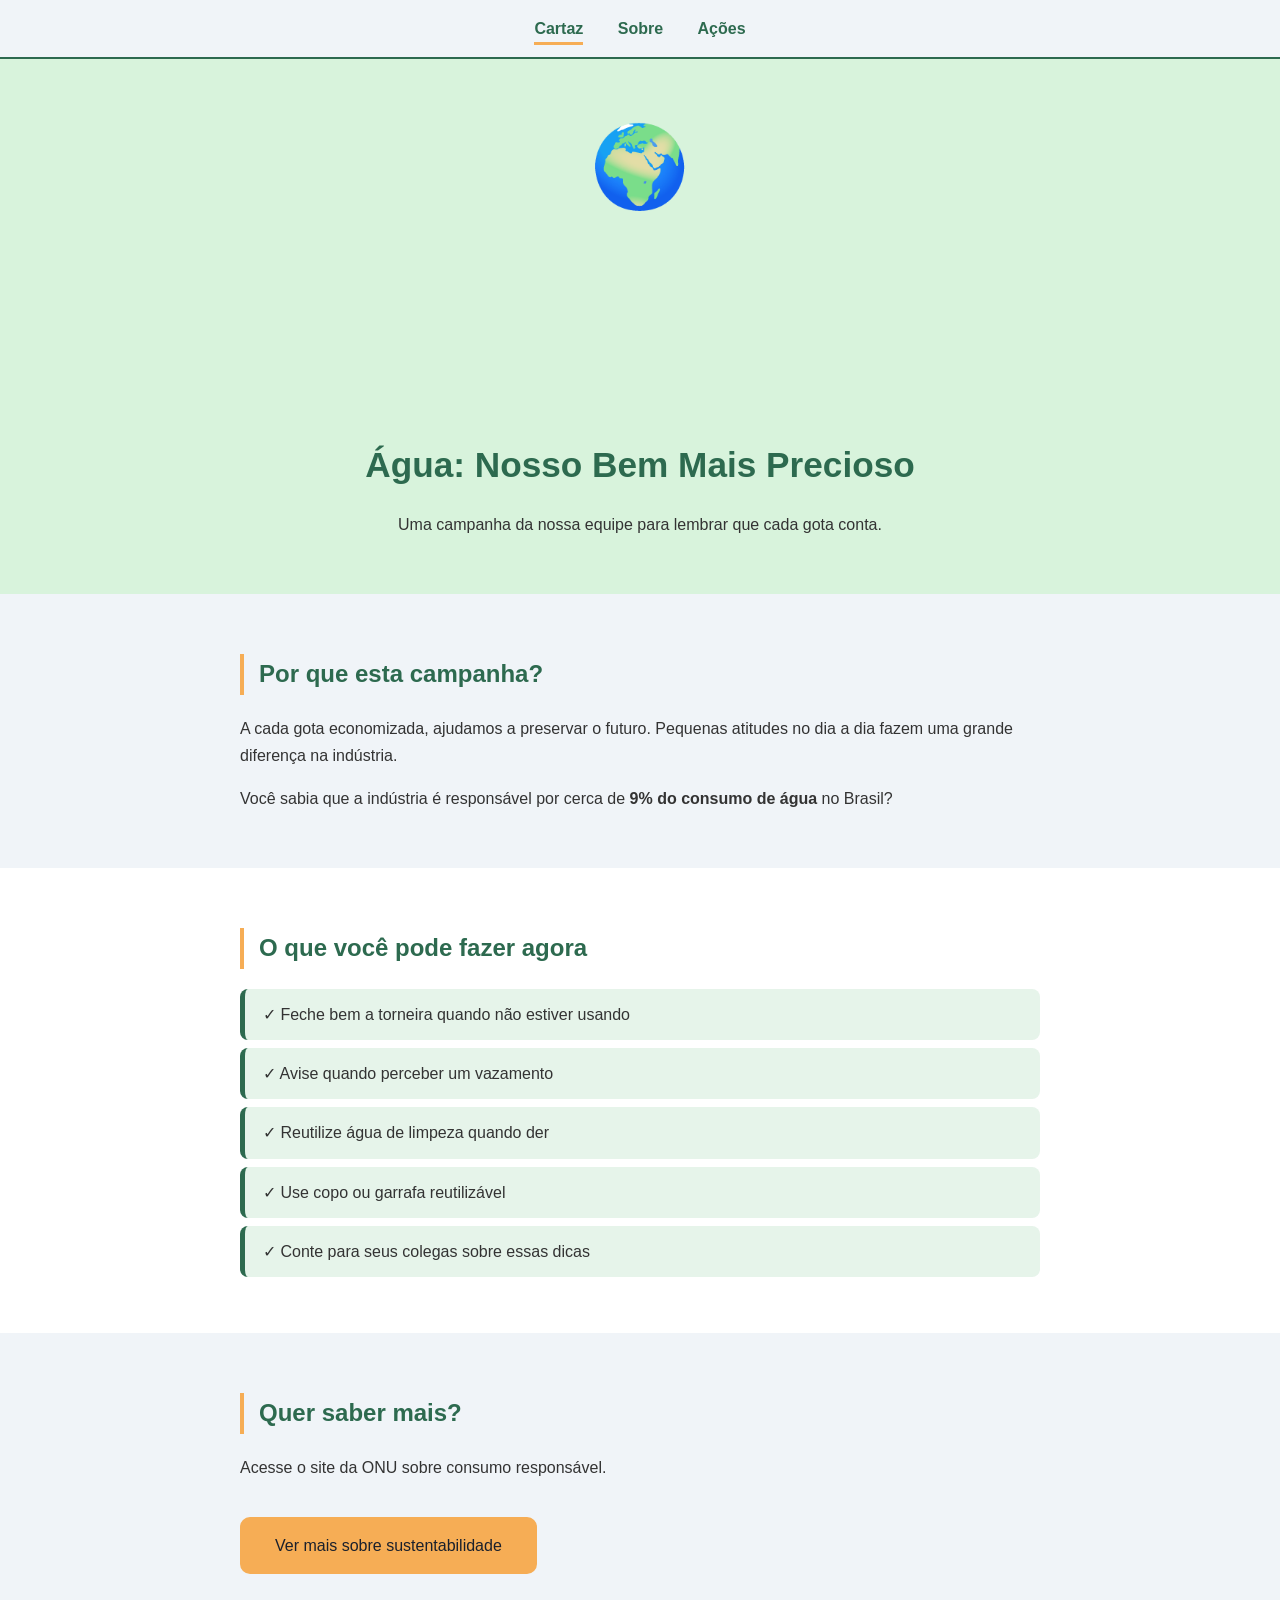
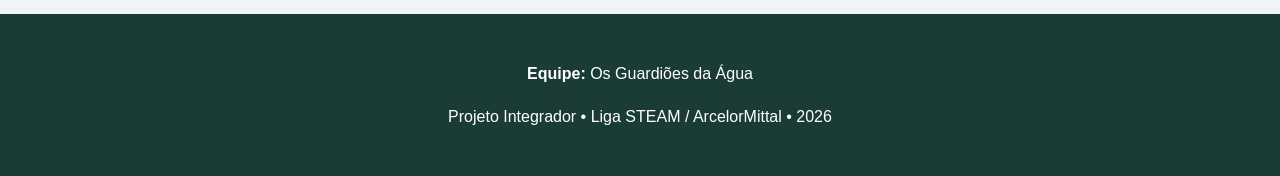
<file: index.html>
<!DOCTYPE html>
<html lang="pt-br">
<head>
    <meta charset="UTF-8">
    <meta name="viewport" content="width=device-width, initial-scale=1.0">
    <title>Água: Nosso Bem Mais Precioso | Campanha de Sustentabilidade</title>
    <link rel="stylesheet" href="assets/style.css">
</head>
<body>
    <nav class="menu-navegacao">
        <a href="index.html"class="ativo"> Cartaz</a>
        <a href="sobre.html">Sobre</a>
        <a href="acoes.html">Ações</a>
    </nav>

    <header>
        <div class="emoji-grande" role="img" arial-label="Globo Terrestre">🌍</div>
        <h1>Água: Nosso Bem Mais Precioso</h1>
        <p class="subtitulo">Uma campanha da nossa equipe para lembrar que cada gota conta.</p>
    </header>
    
    <main>
        <section>
            <h2>Por que esta campanha?</h2>
            <p>A cada gota economizada, ajudamos a preservar o futuro. Pequenas atitudes no dia a dia fazem uma grande diferença na indústria.</p>
            <p>Você sabia que a indústria é responsável por cerca de <strong> 9% do consumo de água </strong> no Brasil? </p>
        </section>

        <section class="secao-cinza">
            <div class="container-central">
                <h2>O que você pode fazer agora</h2>
                <ul>
                    <li> ✓ Feche bem a torneira quando não estiver usando</li>
                    <li> ✓ Avise quando perceber um vazamento</li>
                    <li> ✓ Reutilize água de limpeza quando der</li>
                    <li> ✓ Use copo ou garrafa reutilizável</li>
                    <li> ✓ Conte para seus colegas sobre essas dicas</li>
                </ul>
            </div>
        </section>

        <section class="destaque"> 
            <h2>Quer saber mais?</h2>
            <p>Acesse o site da ONU sobre consumo responsável.</p>
            <a href="https://brasil.un.org/pt-br/sdgs/12" class="botao" target="_blanke" rel="noopener">Ver mais sobre sustentabilidade</a>
        </section>
    </main>

        <footer>
            <p><strong>Equipe:</strong> Os Guardiões da Água</p>
            <p>Projeto Integrador • Liga STEAM / ArcelorMittal • 2026</p>
        </footer>

</body>
</html>
</file>
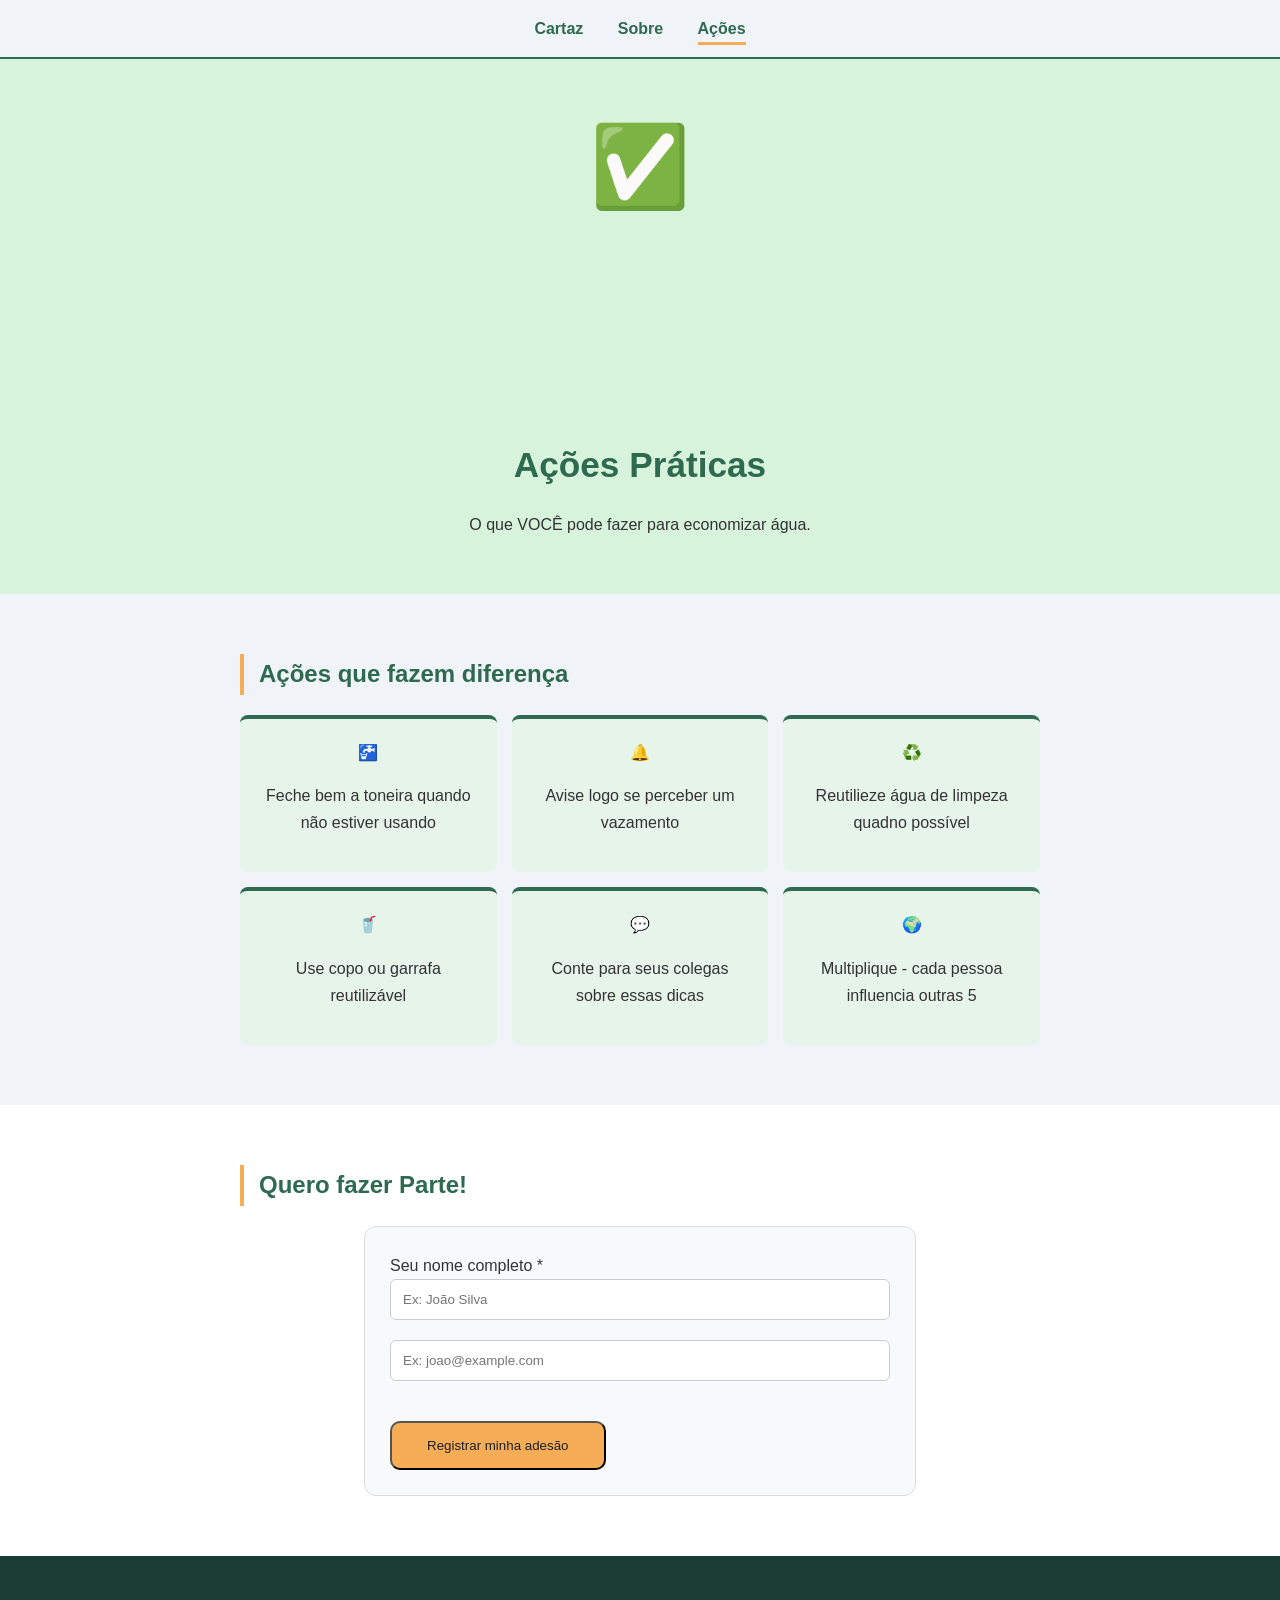
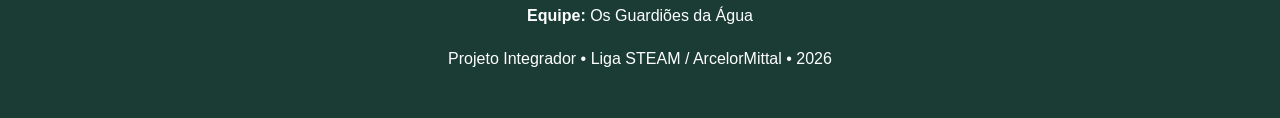
<file: acoes.html>
<!DOCTYPE html>
<html lang="pt-br">
<head>
    <meta charset="UTF-8">
    <meta name="viewport" content="width=device-width, initial-scale=1.0">
    <title>Ações Práticas | O que você pode fazer </title>
    <link rel="stylesheet" href="assets/style.css">
    <script src="assets/script.js"defer></script>
    <!-- colocar defer pós script -->
</head>
<body>
        <nav class="menu-navegacao">
        <a href="index.html">Cartaz</a>
        <a href="sobre.html">Sobre</a>
        <a href="acoes.html" class="ativo">Ações</a>
    </nav>

    <header>
        <div class="emoji-grande" role="img" aria-label="Checkmark">✅</div>
        <h1>Ações Práticas</h1>
        <p class="subtitulo">O que VOCÊ pode fazer para economizar água.</p>
    </header>

    <main>
        <section>
            <h2>Ações que fazem diferença</h2>
            <div class="lista-acoes" id="container-acoes">
            </div>
        </section>

        <section class="secao-cinza">
            <div class="container-central">
                <h2>Quero fazer Parte!</h2>
                <form class="formulario" id="formulario-adesao" novalidate>
                    <label for = "nome">Seu nome completo *</label>
                    <input type="text" id="nome" name="nome" required placeholder="Ex: João Silva">

                    <label></label>
                    <input type="email" id="email" name="email" required placeholder="Ex: joao@example.com">

                    <button class="botao" type="submit">Registrar minha adesão</button>
                    <div class = "mensagem-retorno" id="mensagem-retorno"></div>
                </form>
            </div>
        </section>
    </main>

        <footer>
            <p><strong>Equipe:</strong> Os Guardiões da Água</p>
            <p>Projeto Integrador • Liga STEAM / ArcelorMittal • 2026</p>
        </footer>

</body>
</html>
</file>
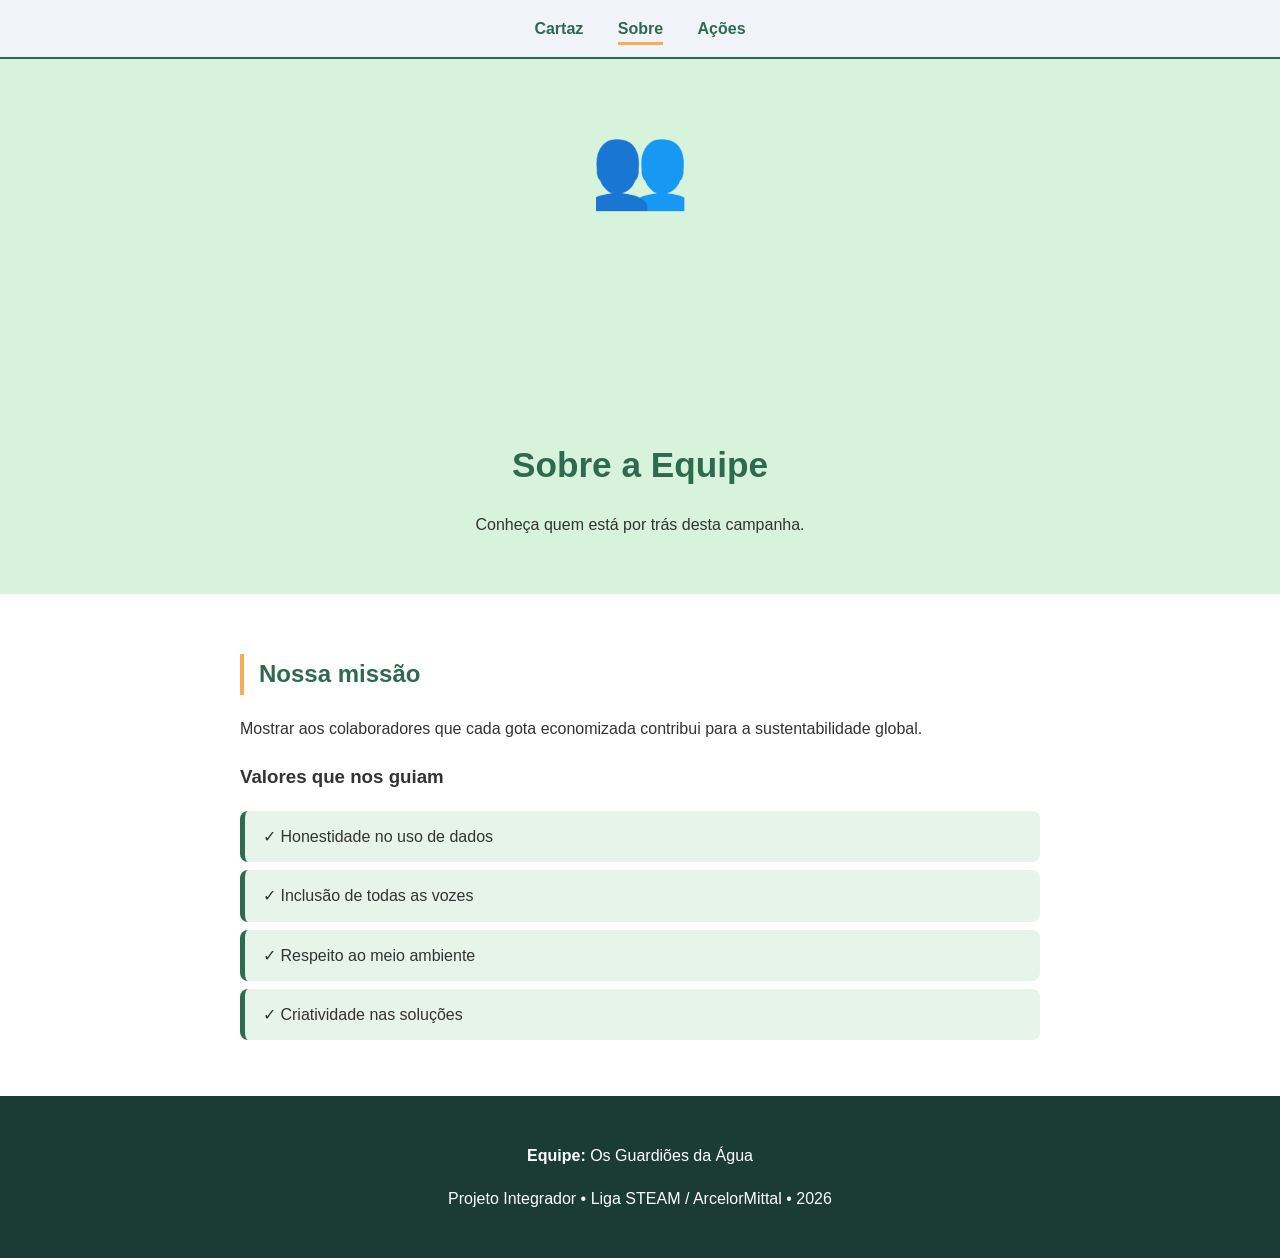
<file: sobre.html>
<!DOCTYPE html>
<html lang="pt-br">
<head>
    <meta charset="UTF-8">
    <meta name="viewport" content="width=device-width, initial-scale=1.0">
    <title>Sobre a Equipe | Guardiões da Água</title>
    <link rel="stylesheet" href="assets/style.css">
</head>
<body>
    <nav class="menu-navegacao">
        <a href="index.html">Cartaz</a>
        <a href="sobre.html" class="ativo">Sobre</a> 
        <a href="acoes.html" >Ações</a>
    </nav>

    <header>
        <div class="emoji-grande" role="img" aria-label="Pessoas unidas" >👥 </div>
        <h1>Sobre a Equipe</h1>
        <p class="subtitulo"></p>
        <p class="subtitulo">Conheça quem está por trás desta campanha.</p>
    </header>

    <main>
        <section class="secao-cinza">
            <div class="container-central">
                <h2>Nossa missão</h2>
                <p>Mostrar aos colaboradores que cada gota economizada contribui para a sustentabilidade global.</p>
                <h3 class="titulo-menor">Valores que nos guiam</h3>
                <ul>
                    <li> ✓ Honestidade no uso de dados</li>
                    <li> ✓ Inclusão de todas as vozes</li>
                    <li> ✓ Respeito ao meio ambiente</li>
                    <li> ✓ Criatividade nas soluções</li>
                </ul>
            </div>
        </section>
    </main>

    <footer>
        <p><strong>Equipe:</strong> Os Guardiões da Água</p>
        <p>Projeto Integrador • Liga STEAM / ArcelorMittal • 2026</p>
    </footer>

</body>
</html>
</file>
<file: assets/style.css>
body{
    font-family: 'Segoe UI', Arial, sans-serif;
    color: #333333;
    background-color: #f0f4f8;
    line-height: 1.7;
    margin: 0;
}

.menu-navegacao{
    background-color: #f0f4f8;
    padding: 15px;
    text-align: center;
    border-bottom: 2px solid #2d6a4f;
    position: sticky;
    top: 0;
    z-index: 1000;
}

.menu-navegacao a {
    margin: 0 15px;
    color: #2d6a4f;
    text-decoration: none; 
    font-weight: bold;
    padding-bottom: 5px;
    transition: 0.3;
}

.menu-navegacao a:hover, .menu-navegacao a.ativo{
    border-bottom: 3px solid #f6ad55;
}

header{
    background-color: #d8f3dc;
    text-align: center;
    padding: 40px 20px;
}

.emoji-grande{
    font-size: 80px;
    margin-bottom: 200px;
}

h1{
    color:#2d6a4f;
    font-size: 2.2rem; /* prof n recomenta usar dois tipos de unidades rem x px escolha um */
    margin: 0 0 10px; 
}

section{
    padding: 40px 20px;
    max-width: 800px;
    margin: 0 auto; /* centraliza na horizonal */
}

.secao-cinza{
    background-color: #ffffff;
    max-width: 100%;
}

.container-central{
    max-width: 800px;
    margin: 0 auto;
}

h2{
    color: #2d6a4f;
    border-left: 4px solid #f6ad55;
    padding-left: 15px;
}
/* propriedade solid é para deixar a bora reta, mas existem outras, pontilhadas etc */

ul{
    list-style: none; /* tira as bolinhas da lista */
    padding: 0;
}

li{
    background-color: #e6f4ea;
    padding: 12px 18px;
    margin-bottom: 8px;
    border-radius: 8px;
    border-left: 5px solid #2d6a4f;
}

.lista-acoes{
    display: grid;
    grid-template-columns: repeat(auto-fit, minmax(250px, 1fr));
    gap: 15px;
    margin: 20px 0;
}

.acao-item{
    background-color: #e6f4ea;
    padding: 20px;
    border-radius: 8px;
    border-top: 4px solid #2d6a4f;
    text-align: center;
}

.acao-item:hover{
    transform: translateY(-5px);
}

.formulario{
    max-width: 500px;
    margin: 20px auto;
    padding: 25px;
    background-color: #f8f9fa;
    border: 1px solid #ddd;
    border-radius: 12px;
}

.formulario input{
    width: 100%;
    padding: 12px;
    margin-bottom: 20px;
    border: 1px solid #ccc;
    border-radius: 6px;
    box-sizing: border-box;
}

.botao{
    display: inline-block;
    background-color: #f6ad55;
    color: #1a202c;
    padding: 15px 35px;
    border-radius: 10px;
    text-decoration: none;
    margin-top: 20px;
    cursor: pointer;
}

footer{
    background-color: #1a3c34;
    color: white;
    text-align: center;
    padding: 30px;
}
</file>
